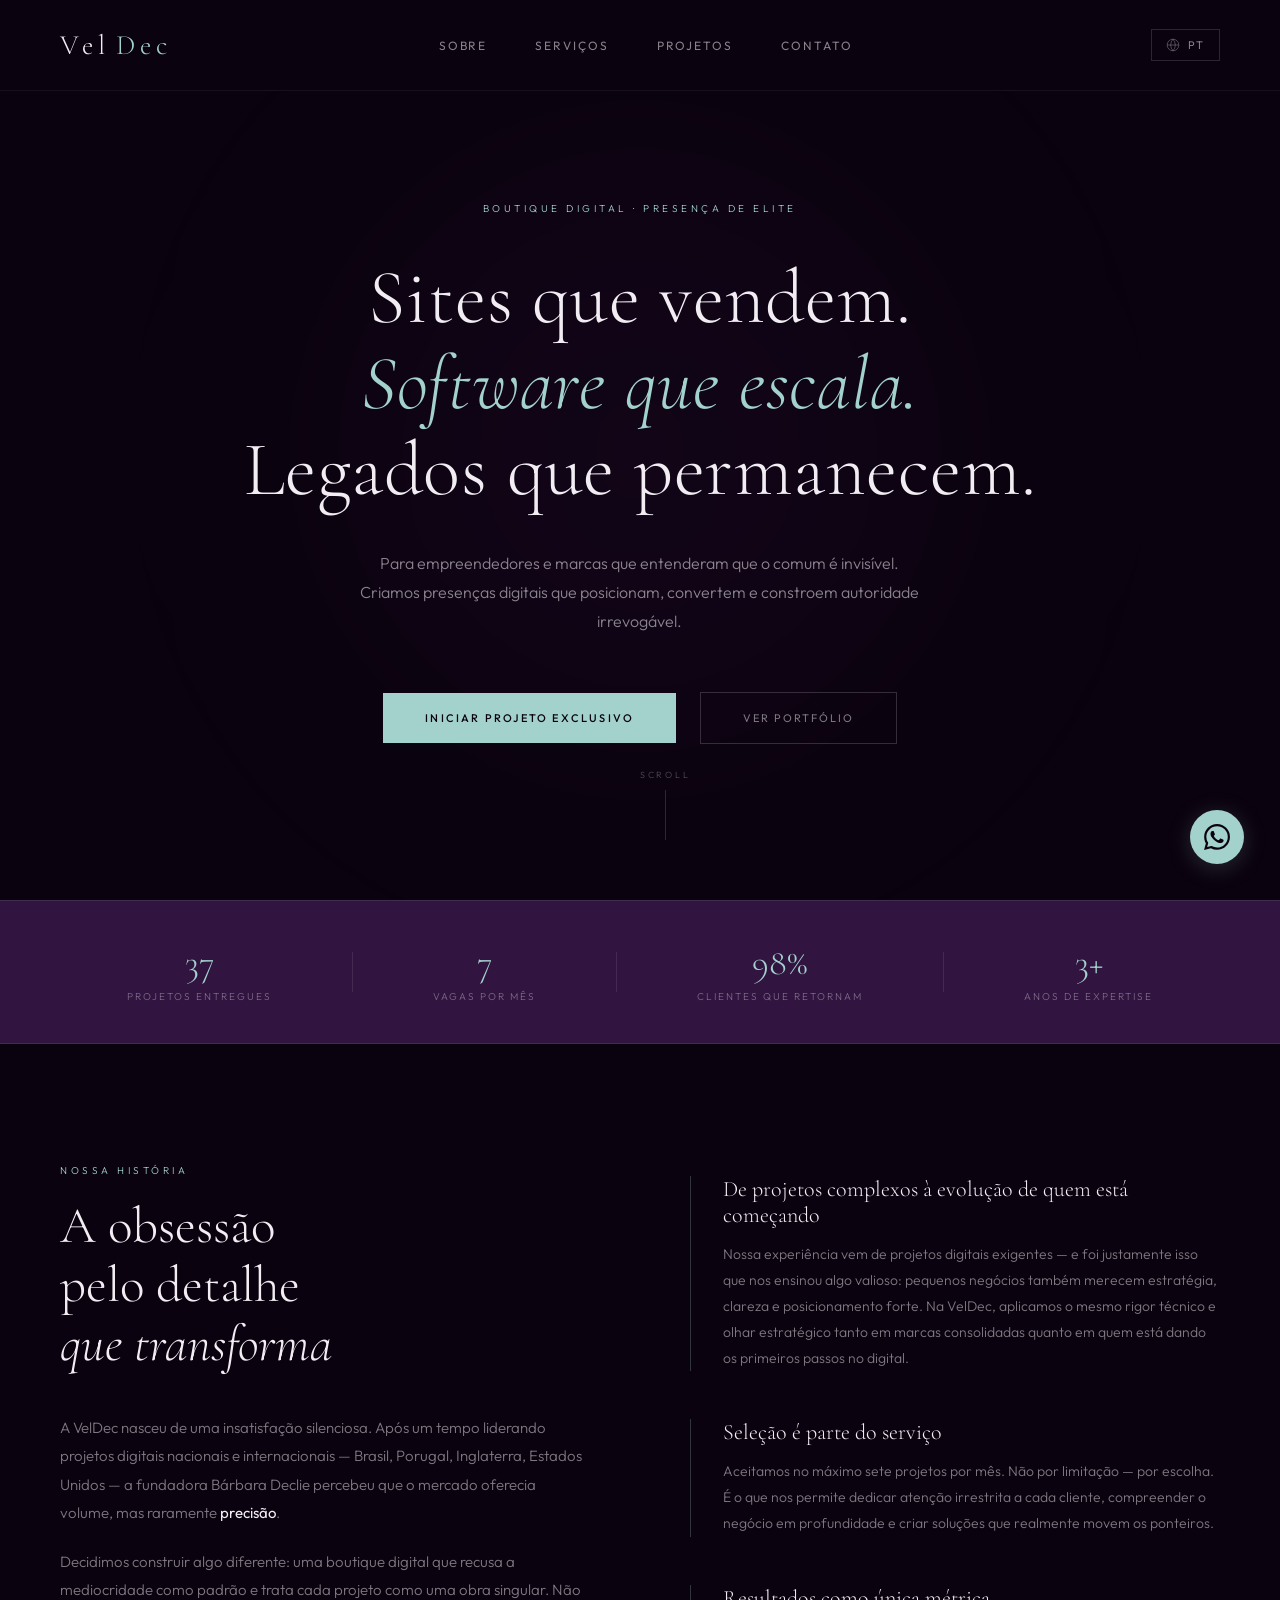
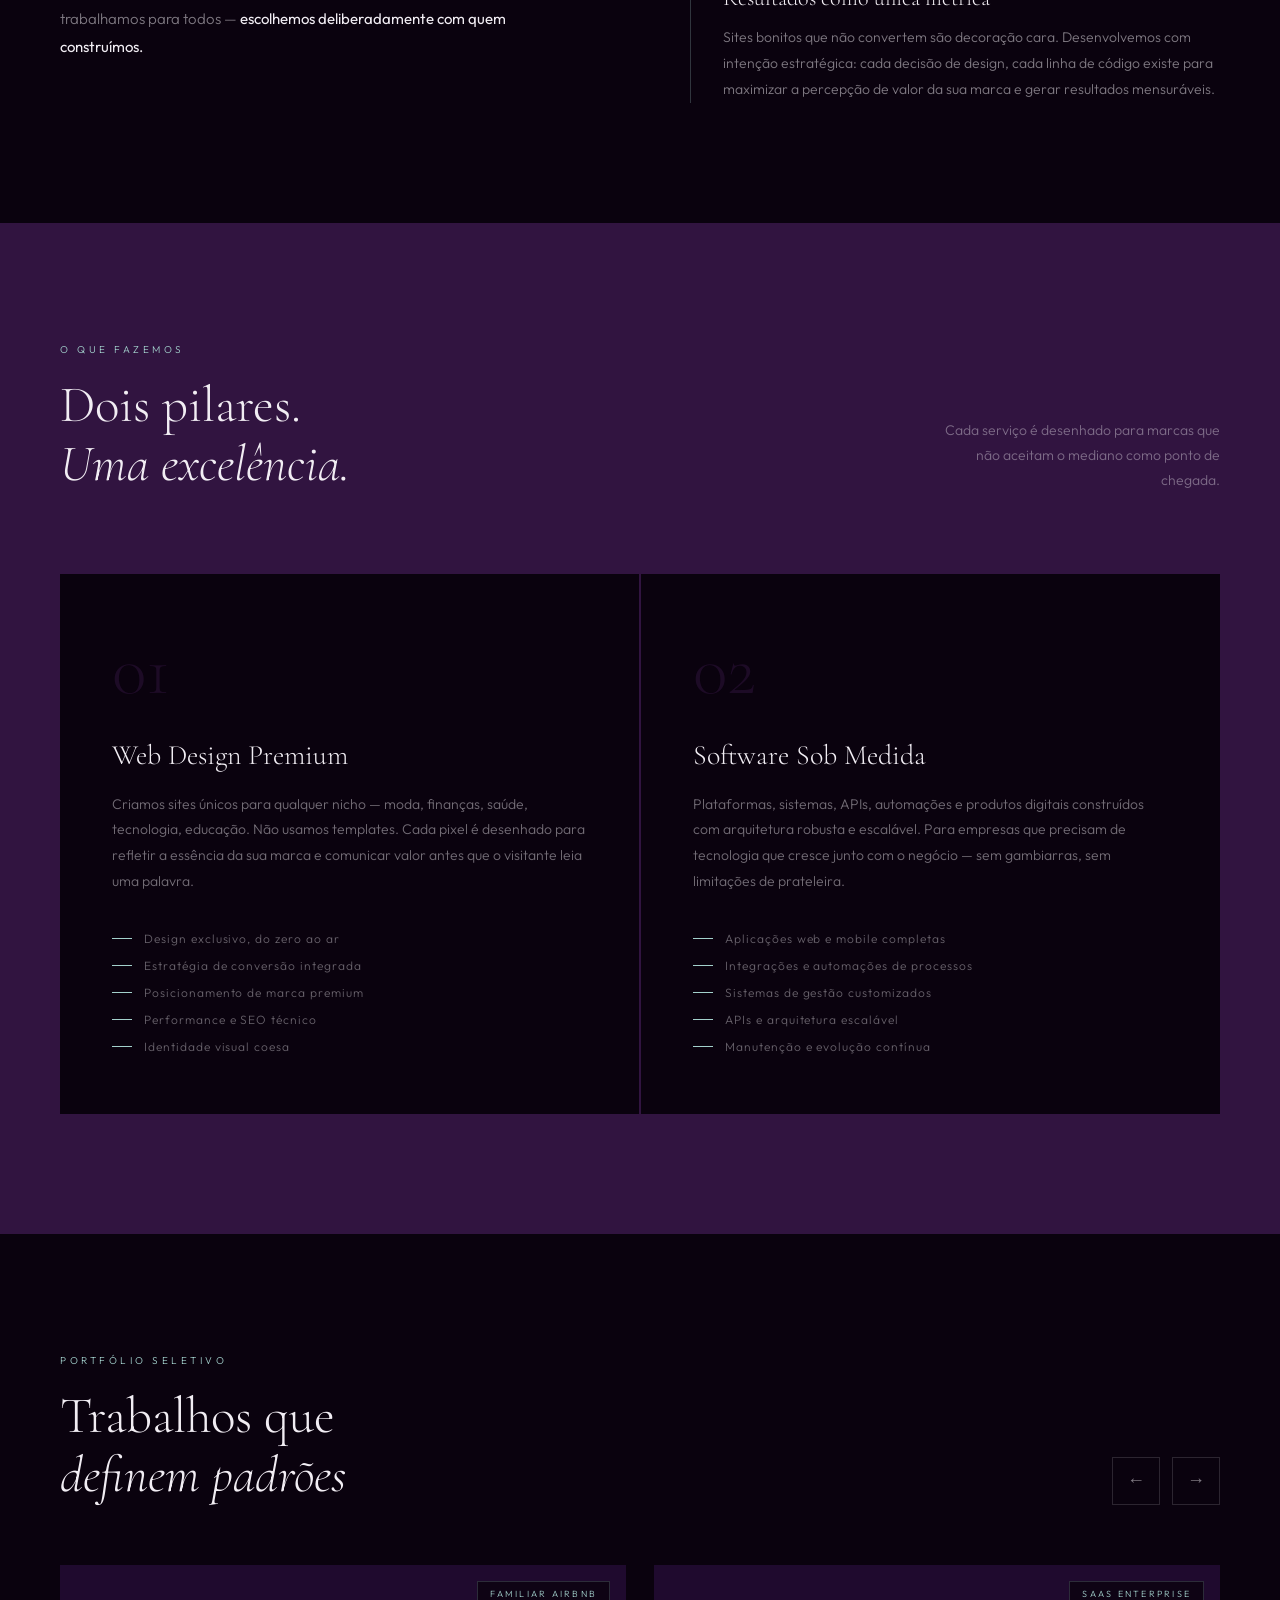
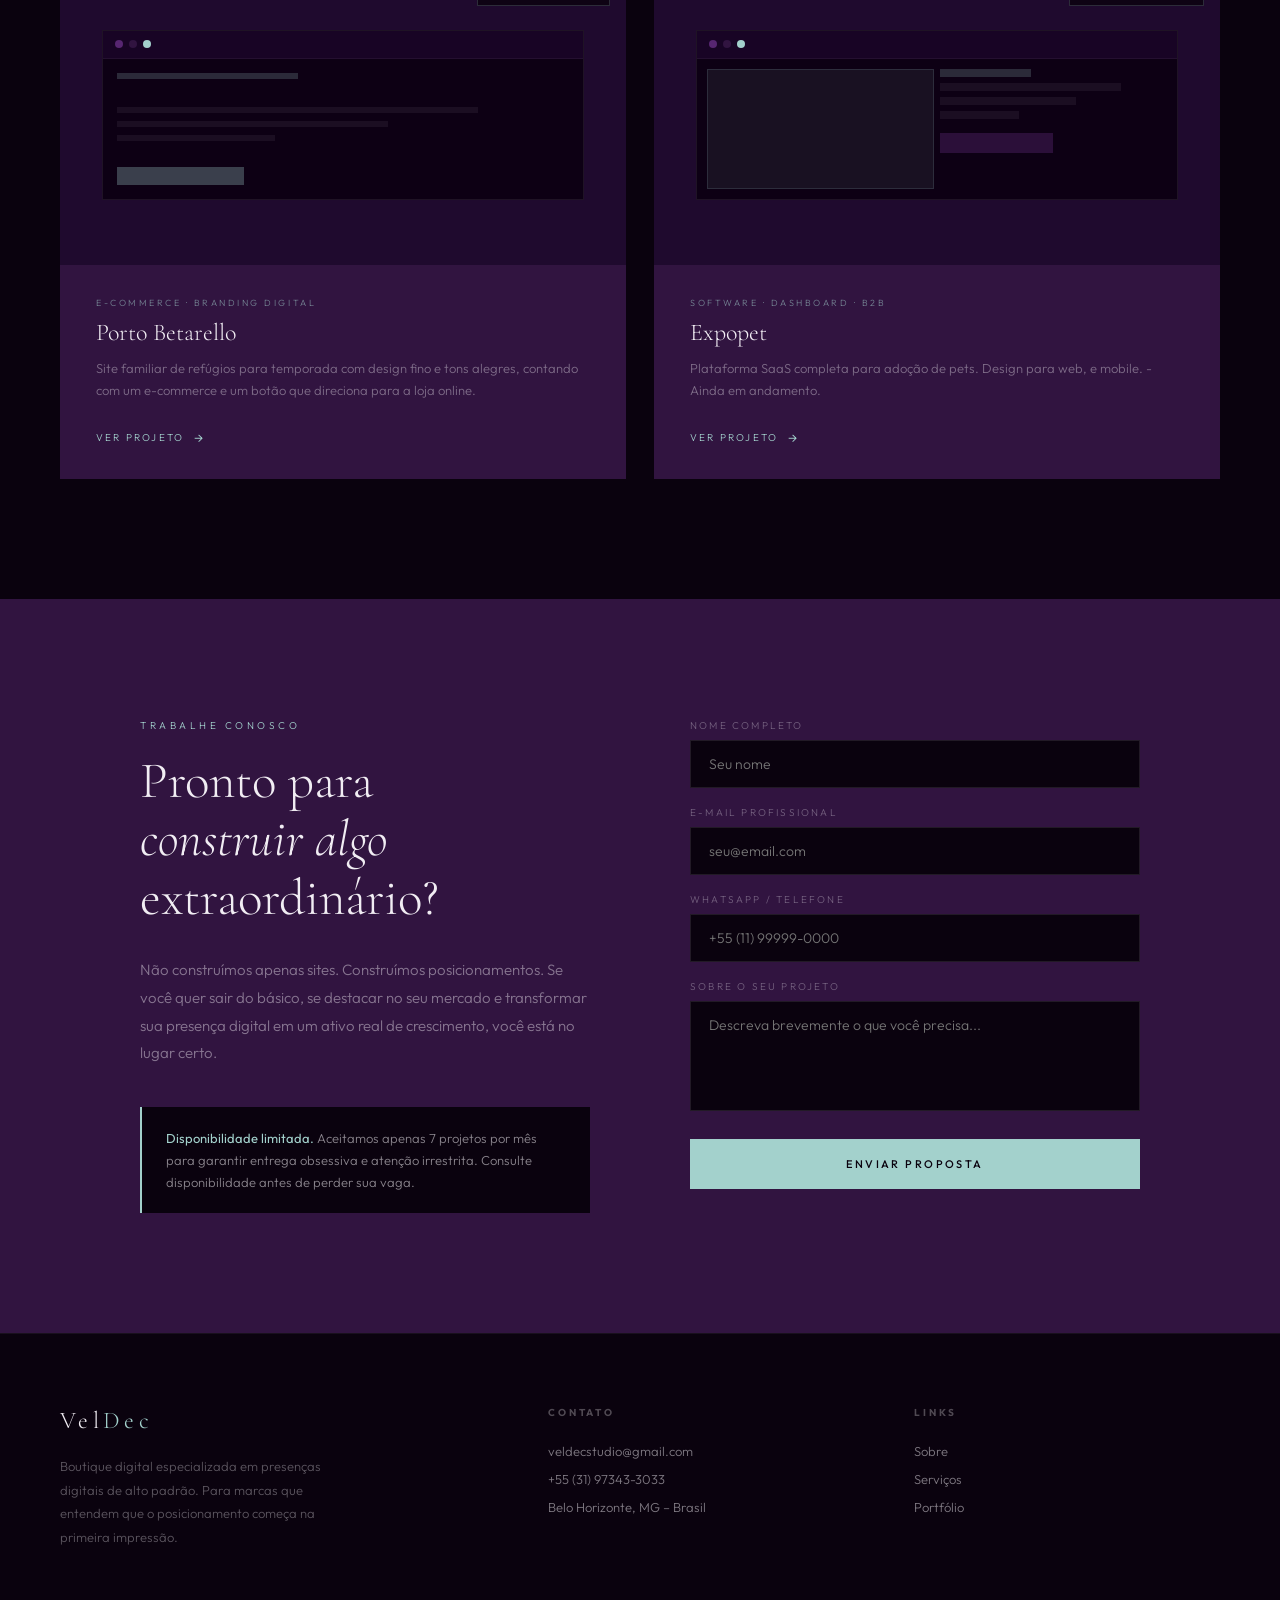
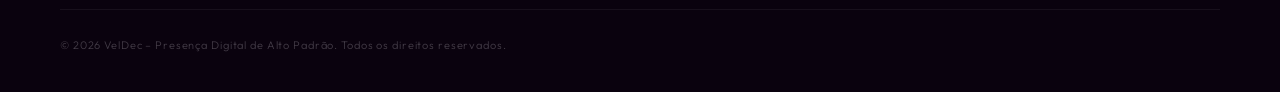
<file: index.html>
<!DOCTYPE html>
<html lang="pt-BR">
<head>
<meta charset="UTF-8">
<meta name="viewport" content="width=device-width, initial-scale=1.0">
<title>VelDec – Presença Digital de Alto Padrão</title>
<link rel="preconnect" href="https://fonts.googleapis.com">
<link rel="preconnect" href="https://fonts.gstatic.com" crossorigin>
<link href="https://fonts.googleapis.com/css2?family=Cormorant+Garamond:ital,wght@0,300;0,400;0,600;1,300;1,400&family=Outfit:wght@300;400;500;600&display=swap" rel="stylesheet">

<link rel="stylesheet" href="style.css">
<link rel="icon" type="image/png" href="Copy of VD - SquareCard (2).png">
</head>
<body>

<!-- HEADER -->
<header id="header">
  <a href="#" class="logo">Vel<span>Dec</span></a>

  <nav>
    <a href="#sobre" data-i18n="nav.about">Sobre</a>
    <a href="#servicos" data-i18n="nav.services">Serviços</a>
    <a href="#projetos" data-i18n="nav.projects">Projetos</a>
    <a href="#contato" data-i18n="nav.contact">Contato</a>
  </nav>

  <div style="display:flex;align-items:center;gap:16px;">
    <div class="lang-selector">
      <button class="lang-btn" id="langBtn" aria-label="Selecionar idioma">
        <svg width="14" height="14" viewBox="0 0 24 24" fill="none" stroke="currentColor" stroke-width="1.5"><circle cx="12" cy="12" r="10"/><path d="M2 12h20M12 2a15.3 15.3 0 0 1 4 10 15.3 15.3 0 0 1-4 10 15.3 15.3 0 0 1-4-10 15.3 15.3 0 0 1 4-10z"/></svg>
        <span id="langCurrent">PT</span>
      </button>
      <div class="lang-dropdown" id="langDropdown">
        <button onclick="setLang('PT','pt-BR')">Português</button>
        <button onclick="setLang('EN','en')">English</button>
        <button onclick="setLang('ES','es')">Español</button>
      </div>
    </div>

    <button class="hamburger" id="hamburger" aria-label="Menu">
      <span></span><span></span><span></span>
    </button>
  </div>
</header>

<!-- MOBILE NAV -->
<div class="mobile-nav" id="mobileNav">
  <button class="close-nav" id="closeNav">✕</button>
  <a href="#sobre" class="mobile-link" data-i18n="nav.about">Sobre</a>
  <a href="#servicos" class="mobile-link" data-i18n="nav.services">Serviços</a>
  <a href="#projetos" class="mobile-link" data-i18n="nav.projects">Projetos</a>
  <a href="#contato" class="mobile-link" data-i18n="nav.contact">Contato</a>
</div>

<!-- HERO -->
<section class="hero" id="hero">
  <div class="hero-bg-accent"></div>
  <div class="hero-content">
    <span class="hero-eyebrow" data-i18n="hero.eyebrow">Boutique Digital · Presença de Elite</span>
    <h1 data-i18n-html="hero.h1">Sites que vendem.<br><em>Software que escala.</em><br>Legados que permanecem.</h1>
    <p class="hero-sub" data-i18n="hero.sub">Para empreendedores e marcas que entenderam que o comum é invisível. Criamos presenças digitais que posicionam, convertem e constroem autoridade irrevogável.</p>
    <div class="hero-actions">
      <a href="#contato" class="btn-primary" data-i18n="hero.cta1">Iniciar Projeto Exclusivo</a>
      <a href="#projetos" class="btn-ghost" data-i18n="hero.cta2">Ver Portfólio</a>
    </div>
  </div>
  <div class="hero-line">
    <span data-i18n="hero.scroll">Scroll</span>
    <div class="scroll-line"></div>
  </div>
</section>

<!-- STATS -->
<div class="stats-bar reveal">
  <div class="stat-item">
    <span class="stat-number">37</span>
    <span class="stat-label" data-i18n="stats.projects">Projetos entregues</span>
  </div>
  <div class="stat-divider"></div>
  <div class="stat-item">
    <span class="stat-number">7</span>
    <span class="stat-label" data-i18n="stats.slots">Vagas por mês</span>
  </div>
  <div class="stat-divider"></div>
  <div class="stat-item">
    <span class="stat-number">98%</span>
    <span class="stat-label" data-i18n="stats.retention">Clientes que retornam</span>
  </div>
  <div class="stat-divider"></div>
  <div class="stat-item">
    <span class="stat-number">3+</span>
    <span class="stat-label" data-i18n="stats.years">Anos de expertise</span>
  </div>
</div>

<!-- SOBRE -->
<section class="about reveal" id="sobre">
  <div class="about-grid">
    <div class="about-left">
      <span class="section-tag" data-i18n="about.tag">Nossa história</span>
      <h2 class="section-title" data-i18n-html="about.title">A obsessão<br>pelo detalhe<br><em>que transforma</em></h2>
      <p data-i18n-html="about.p1">A VelDec nasceu de uma insatisfação silenciosa. Após um tempo liderando projetos digitais nacionais e internacionais — Brasil, Porugal, Inglaterra, Estados Unidos — a fundadora Bárbara Declie percebeu que o mercado oferecia volume, mas raramente <strong>precisão</strong>.</p>
      <p data-i18n-html="about.p2">Decidimos construir algo diferente: uma boutique digital que recusa a mediocridade como padrão e trata cada projeto como uma obra singular. Não trabalhamos para todos — <strong>escolhemos deliberadamente com quem construímos.</strong></p>
    </div>
    <div class="about-right">
      <div class="about-block reveal">
        <h3 data-i18n="about.block1.title">De projetos complexos à evolução de quem está começando</h3>
        <p data-i18n="about.block1.text">Nossa experiência vem de projetos digitais exigentes — e foi justamente isso que nos ensinou algo valioso: pequenos negócios também merecem estratégia, clareza e posicionamento forte. Na VelDec, aplicamos o mesmo rigor técnico e olhar estratégico tanto em marcas consolidadas quanto em quem está dando os primeiros passos no digital.</p>
      </div>
      <div class="about-block reveal">
        <h3 data-i18n="about.block2.title">Seleção é parte do serviço</h3>
        <p data-i18n="about.block2.text">Aceitamos no máximo sete projetos por mês. Não por limitação — por escolha. É o que nos permite dedicar atenção irrestrita a cada cliente, compreender o negócio em profundidade e criar soluções que realmente movem os ponteiros.</p>
      </div>
      <div class="about-block reveal">
        <h3 data-i18n="about.block3.title">Resultados como única métrica</h3>
        <p data-i18n="about.block3.text">Sites bonitos que não convertem são decoração cara. Desenvolvemos com intenção estratégica: cada decisão de design, cada linha de código existe para maximizar a percepção de valor da sua marca e gerar resultados mensuráveis.</p>
      </div>
    </div>
  </div>
</section>

<!-- SERVICES -->
<section class="services reveal" id="servicos">
  <div class="services-inner">
    <div class="services-header">
      <div>
        <span class="section-tag" data-i18n="services.tag">O que fazemos</span>
        <h2 class="section-title" data-i18n-html="services.title">Dois pilares.<br><em>Uma excelência.</em></h2>
      </div>
      <p data-i18n="services.subtitle">Cada serviço é desenhado para marcas que não aceitam o mediano como ponto de chegada.</p>
    </div>
    <div class="services-grid">
      <div class="service-card reveal">
        <span class="service-number">01</span>
        <h3 data-i18n="services.s1.title">Web Design Premium</h3>
        <p data-i18n="services.s1.text">Criamos sites únicos para qualquer nicho — moda, finanças, saúde, tecnologia, educação. Não usamos templates. Cada pixel é desenhado para refletir a essência da sua marca e comunicar valor antes que o visitante leia uma palavra.</p>
        <ul class="service-features">
          <li data-i18n="services.s1.f1">Design exclusivo, do zero ao ar</li>
          <li data-i18n="services.s1.f2">Estratégia de conversão integrada</li>
          <li data-i18n="services.s1.f3">Posicionamento de marca premium</li>
          <li data-i18n="services.s1.f4">Performance e SEO técnico</li>
          <li data-i18n="services.s1.f5">Identidade visual coesa</li>
        </ul>
      </div>
      <div class="service-card reveal">
        <span class="service-number">02</span>
        <h3 data-i18n="services.s2.title">Software Sob Medida</h3>
        <p data-i18n="services.s2.text">Plataformas, sistemas, APIs, automações e produtos digitais construídos com arquitetura robusta e escalável. Para empresas que precisam de tecnologia que cresce junto com o negócio — sem gambiarras, sem limitações de prateleira.</p>
        <ul class="service-features">
          <li data-i18n="services.s2.f1">Aplicações web e mobile completas</li>
          <li data-i18n="services.s2.f2">Integrações e automações de processos</li>
          <li data-i18n="services.s2.f3">Sistemas de gestão customizados</li>
          <li data-i18n="services.s2.f4">APIs e arquitetura escalável</li>
          <li data-i18n="services.s2.f5">Manutenção e evolução contínua</li>
        </ul>
      </div>
    </div>
  </div>
</section>

<!-- PORTFOLIO -->
<section class="portfolio" id="projetos">
  <div class="portfolio-inner">
    <div class="portfolio-header reveal">
      <div>
        <span class="section-tag" data-i18n="portfolio.tag">Portfólio seletivo</span>
        <h2 class="section-title" data-i18n-html="portfolio.title">Trabalhos que<br><em>definem padrões</em></h2>
      </div>
      <div class="carousel-nav">
        <button class="carousel-btn" id="prevBtn" aria-label="Anterior">&#8592;</button>
        <button class="carousel-btn" id="nextBtn" aria-label="Próximo">&#8594;</button>
      </div>
    </div>

    <div class="carousel-track-wrap">
      <div class="carousel-track" id="carouselTrack">

        <!-- Card 1 -->
        <div class="project-card">
          <div class="project-img">
            <div class="project-img-inner">
              <div class="browser-mock">
                <div class="browser-bar">
                  <div class="browser-dot" style="background:#572671;"></div>
                  <div class="browser-dot" style="background:#311440;"></div>
                  <div class="browser-dot" style="background:#A3D1CC;"></div>
                </div>
                <div class="browser-content">
                  <div class="bc-line teal"></div>
                  <div style="height:16px;"></div>
                  <div class="bc-line wide"></div>
                  <div class="bc-line mid"></div>
                  <div class="bc-line short"></div>
                  <div style="height:12px;"></div>
                  <div class="bc-line" style="width:28%;background:rgba(163,209,204,0.3);height:24px;"></div>
                </div>
              </div>
            </div>
            <span class="project-label" data-i18n="portfolio.p1.label">Familiar Airbnb</span>
          </div>
          <div class="project-info">
            <span class="project-tag" data-i18n="portfolio.p1.tag">E-commerce · Branding Digital</span>
            <h3>Porto Betarello</h3>
            <p data-i18n="portfolio.p1.text">Site familiar de refúgios para temporada com design fino e tons alegres, contando com um e-commerce e um botão que direciona para a loja online.</p>
            <a href="https://www.portobetarello.com/" class="project-link" target="_blank" data-i18n="portfolio.viewBtn">Ver Projeto</a>
          </div>
        </div>

        <!-- Card 2 -->
        <div class="project-card">
          <div class="project-img">
            <div class="project-img-inner">
              <div class="browser-mock">
                <div class="browser-bar">
                  <div class="browser-dot" style="background:#572671;"></div>
                  <div class="browser-dot" style="background:#311440;"></div>
                  <div class="browser-dot" style="background:#A3D1CC;"></div>
                </div>
                <div class="browser-content" style="display:grid;grid-template-columns:1fr 1fr;gap:6px;padding:10px;">
                  <div style="background:rgba(163,209,204,0.08);border:1px solid rgba(163,209,204,0.15);height:100%;"></div>
                  <div style="display:flex;flex-direction:column;gap:6px;">
                    <div class="bc-line teal"></div>
                    <div class="bc-line wide"></div>
                    <div class="bc-line mid"></div>
                    <div class="bc-line short"></div>
                    <div class="bc-line" style="width:50%;background:rgba(87,38,113,0.4);height:20px;margin-top:8px;"></div>
                  </div>
                </div>
              </div>
            </div>
            <span class="project-label" data-i18n="portfolio.p2.label">SaaS Enterprise</span>
          </div>
          <div class="project-info">
            <span class="project-tag" data-i18n="portfolio.p2.tag">Software · Dashboard · B2B</span>
            <h3>Expopet</h3>
            <p data-i18n="portfolio.p2.text">Plataforma SaaS completa para adoção de pets. Design para web, e mobile. - Ainda em andamento.</p>
            <a href="https://expopet-proj-uwlg.vercel.app/index.html" class="project-link" target="_blank" data-i18n="portfolio.viewBtn">Ver Projeto</a>
          </div>
        </div>

        <!-- Card 3 -->
        <div class="project-card">
          <div class="project-img">
            <div class="project-img-inner">
              <div class="browser-mock">
                <div class="browser-bar">
                  <div class="browser-dot" style="background:#572671;"></div>
                  <div class="browser-dot" style="background:#311440;"></div>
                  <div class="browser-dot" style="background:#A3D1CC;"></div>
                </div>
                <div class="browser-content">
                  <div style="height:32px;background:rgba(87,38,113,0.2);margin-bottom:12px;display:flex;align-items:center;padding:0 10px;">
                    <div style="width:60%;height:8px;background:rgba(241,237,243,0.1);"></div>
                  </div>
                  <div class="bc-line wide"></div>
                  <div class="bc-line mid"></div>
                  <div class="bc-line short"></div>
                  <div style="display:flex;gap:6px;margin-top:10px;">
                    <div style="flex:1;height:36px;background:rgba(163,209,204,0.15);"></div>
                    <div style="flex:1;height:36px;background:rgba(163,209,204,0.05);"></div>
                  </div>
                </div>
              </div>
            </div>
            <span class="project-label" data-i18n="portfolio.p3.label">SaaS Gateway</span>
          </div>
          <div class="project-info">
            <span class="project-tag" data-i18n="portfolio.p3.tag">Web Design · Software</span>
            <h3>CryptoGate</h3>
            <p data-i18n="portfolio.p3.text">Identidade digital, site e software para gateway de pagamentos e conversor de moedas para cripto. - Ainda em andamento.</p>
            <a href="https://global-coin-bridge.vercel.app/" class="project-link" target="_blank" data-i18n="portfolio.viewBtn">Ver Projeto</a>
          </div>
        </div>

        <!-- Card 4 -->
        <div class="project-card">
          <div class="project-img">
            <div class="project-img-inner">
              <div class="browser-mock">
                <div class="browser-bar">
                  <div class="browser-dot" style="background:#572671;"></div>
                  <div class="browser-dot" style="background:#311440;"></div>
                  <div class="browser-dot" style="background:#A3D1CC;"></div>
                </div>
                <div class="browser-content" style="display:flex;flex-direction:column;gap:6px;">
                  <div style="display:flex;gap:6px;">
                    <div style="width:30%;background:rgba(163,209,204,0.12);height:50px;"></div>
                    <div style="width:30%;background:rgba(163,209,204,0.07);height:50px;"></div>
                    <div style="width:30%;background:rgba(163,209,204,0.12);height:50px;"></div>
                  </div>
                  <div class="bc-line wide" style="margin-top:8px;"></div>
                  <div class="bc-line mid"></div>
                  <div class="bc-line" style="width:28%;background:rgba(163,209,204,0.3);height:22px;margin-top:4px;"></div>
                </div>
              </div>
            </div>
            <span class="project-label" data-i18n="portfolio.p4.label">Advocacia</span>
          </div>
          <div class="project-info">
            <span class="project-tag" data-i18n="portfolio.p4.tag">Web design · Branding Digital</span>
            <h3>Acessoria Pulicarpo</h3>
            <p data-i18n="portfolio.p4.text">Identidade visual, web design e site de apresentação de trabalho com banco de dados de clientes.</p>
            <a href="https://assessoriapulicarpo.com/" class="project-link" target="_blank" data-i18n="portfolio.viewBtn">Ver Projeto</a>
          </div>
        </div>

      </div>
    </div>
  </div>
</section>

<!-- CONTACT -->
<section class="contact reveal" id="contato">
  <div class="contact-inner">
    <div class="contact-left">
      <span class="section-tag" data-i18n="contact.tag">Trabalhe conosco</span>
      <h2 class="section-title" data-i18n-html="contact.title">Pronto para<br><em>construir algo</em><br>extraordinário?</h2>
      <p class="lead" data-i18n="contact.lead">Não construímos apenas sites. Construímos posicionamentos. Se você quer sair do básico, se destacar no seu mercado e transformar sua presença digital em um ativo real de crescimento, você está no lugar certo.</p>
      <div class="urgency-note">
        <strong data-i18n="contact.urgency.strong">Disponibilidade limitada.</strong> <span data-i18n="contact.urgency.text">Aceitamos apenas 7 projetos por mês para garantir entrega obsessiva e atenção irrestrita. Consulte disponibilidade antes de perder sua vaga.</span>
      </div>
    </div>
    <div class="contact-right">
      <form class="contact-form" action="https://formspree.io/f/maqddkjo" method="POST">
        <input type="hidden" name="_next" value="https://veldec.site/thanks.html">
        <div class="form-group">
          <label for="name" data-i18n="contact.form.name">Nome completo</label>
          <input type="text" id="name" name="name" data-i18n-placeholder="contact.form.namePh" placeholder="Seu nome" required>
        </div>
        <div class="form-group">
          <label for="email" data-i18n="contact.form.email">E-mail profissional</label>
          <input type="email" id="email" name="email" data-i18n-placeholder="contact.form.emailPh" placeholder="seu@email.com" required>
        </div>
        <div class="form-group">
          <label for="phone" data-i18n="contact.form.phone">WhatsApp / Telefone</label>
          <input type="tel" id="phone" name="phone" placeholder="+55 (11) 99999-0000">
        </div>
        <div class="form-group">
          <label for="message" data-i18n="contact.form.message">Sobre o seu projeto</label>
          <textarea id="message" name="message" data-i18n-placeholder="contact.form.messagePh" placeholder="Descreva brevemente o que você precisa..." required></textarea>
        </div>
        <button type="submit" class="form-submit" data-i18n="contact.form.submit">Enviar Proposta</button>
      </form>
    </div>
  </div>
</section>

<!-- FOOTER -->
<footer>
  <div class="footer-grid">
    <div class="footer-brand">
      <a href="#" class="logo">Vel<span>Dec</span></a>
      <p data-i18n="footer.brand">Boutique digital especializada em presenças digitais de alto padrão. Para marcas que entendem que o posicionamento começa na primeira impressão.</p>
    </div>
    <div class="footer-col">
      <h4 data-i18n="footer.contactTitle">Contato</h4>
      <ul>
        <li>veldecstudio@gmail.com</li>
        <li>+55 (31) 97343-3033</li>
        <li data-i18n="footer.location">Belo Horizonte, MG – Brasil</li>
      </ul>
    </div>
    <div class="footer-col">
      <h4 data-i18n="footer.linksTitle">Links</h4>
      <ul>
        <li><a href="#sobre" data-i18n="nav.about">Sobre</a></li>
        <li><a href="#servicos" data-i18n="nav.services">Serviços</a></li>
        <li><a href="#projetos" data-i18n="nav.projects">Portfólio</a></li>
      </ul>
    </div>
  </div>
  <div class="footer-bottom">
    <p data-i18n="footer.copy">© 2026 VelDec – Presença Digital de Alto Padrão. Todos os direitos reservados.</p>
  </div>
</footer>

<!-- WHATSAPP FLOAT -->
<a href="https://wa.me/+5531973433033?text=Ol%C3%A1%2C%20VelDec!" target="_blank" class="whatsapp-float" aria-label="WhatsApp">
  <svg width="26" height="26" viewBox="0 0 24 24" fill="#0A020E">
    <path d="M17.472 14.382c-.297-.149-1.758-.867-2.03-.967-.273-.099-.471-.148-.67.15-.197.297-.767.966-.94 1.164-.173.199-.347.223-.644.075-.297-.15-1.255-.463-2.39-1.475-.883-.788-1.48-1.761-1.653-2.059-.173-.297-.018-.458.13-.606.134-.133.298-.347.446-.52.149-.174.198-.298.298-.497.099-.198.05-.371-.025-.52-.075-.149-.669-1.612-.916-2.207-.242-.579-.487-.5-.669-.51-.173-.008-.371-.01-.57-.01-.198 0-.52.074-.792.372-.272.297-1.04 1.016-1.04 2.479 0 1.462 1.065 2.875 1.213 3.074.149.198 2.096 3.2 5.077 4.487.709.306 1.262.489 1.694.625.712.227 1.36.195 1.871.118.571-.085 1.758-.719 2.006-1.413.248-.694.248-1.289.173-1.413-.074-.124-.272-.198-.57-.347m-5.421 7.403h-.004a9.87 9.87 0 01-5.031-1.378l-.361-.214-3.741.982.998-3.648-.235-.374a9.86 9.86 0 01-1.51-5.26c.001-5.45 4.436-9.884 9.888-9.884 2.64 0 5.122 1.03 6.988 2.898a9.825 9.825 0 012.893 6.994c-.003 5.45-4.437 9.884-9.885 9.884m8.413-18.297A11.815 11.815 0 0012.05 0C5.495 0 .16 5.335.157 11.892c0 2.096.547 4.142 1.588 5.945L.057 24l6.305-1.654a11.882 11.882 0 005.683 1.448h.005c6.554 0 11.89-5.335 11.893-11.893a11.821 11.821 0 00-3.48-8.413z"/>
  </svg>
</a>

<script src="script.js"></script>
</body>
</html>
</file>
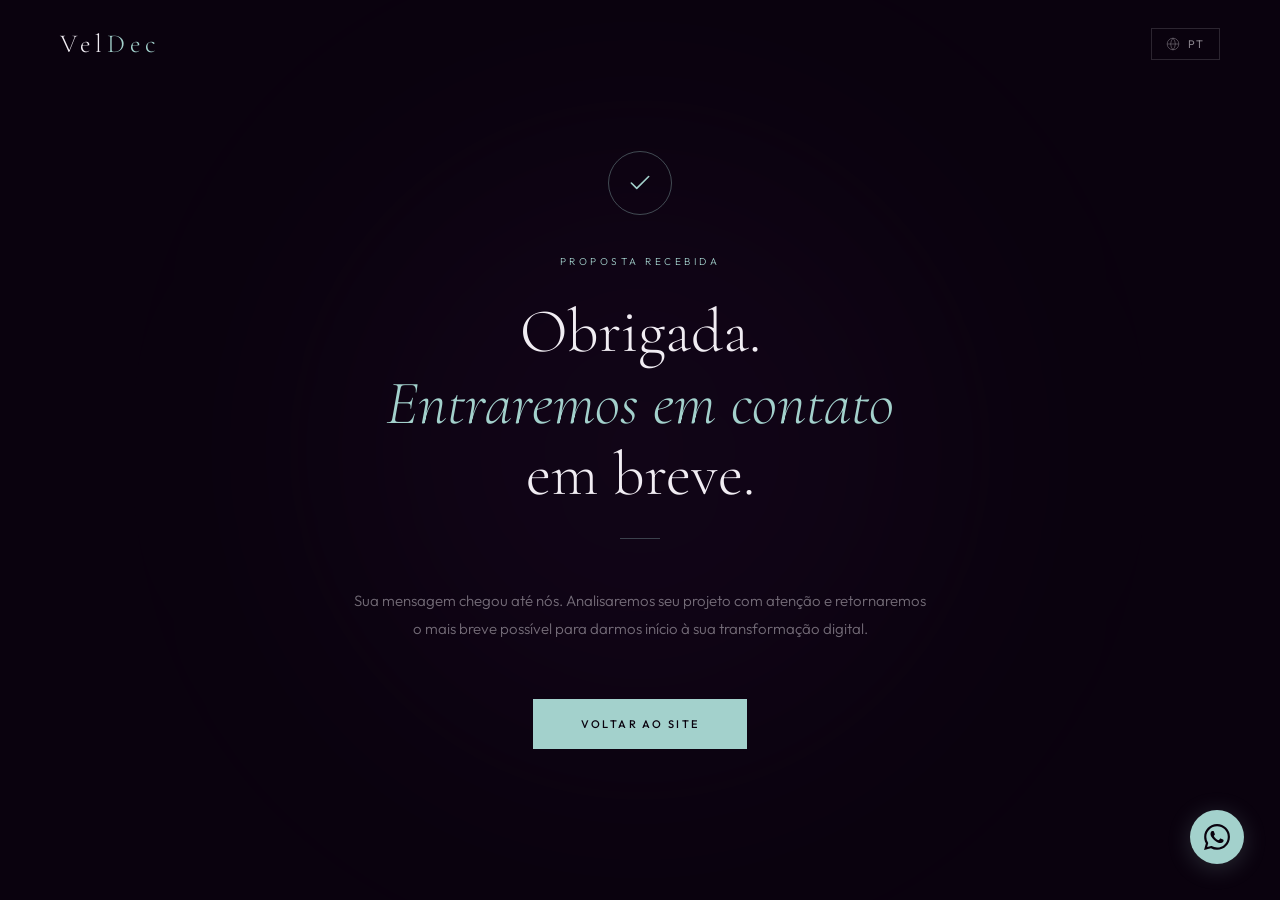
<file: thanks.html>
<!DOCTYPE html>
<html lang="pt-BR">
<head>
<meta charset="UTF-8">
<meta name="viewport" content="width=device-width, initial-scale=1.0">
<title>VelDec – Mensagem Enviada</title>
<link rel="preconnect" href="https://fonts.googleapis.com">
<link rel="preconnect" href="https://fonts.gstatic.com" crossorigin>
<link href="https://fonts.googleapis.com/css2?family=Cormorant+Garamond:ital,wght@0,300;0,400;0,600;1,300;1,400&family=Outfit:wght@300;400;500;600&display=swap" rel="stylesheet">
<link rel="stylesheet" href="style.css">

<style>
  .thankyou-page {
    min-height: 100vh;
    display: flex;
    flex-direction: column;
    align-items: center;
    justify-content: center;
    padding: 60px 30px;
    position: relative;
    overflow: hidden;
    background: var(--bg-primary);
  }

  .thankyou-bg {
    position: absolute;
    top: 50%;
    left: 50%;
    transform: translate(-50%, -50%);
    width: 600px;
    height: 600px;
    background: var(--bg-secondary);
    border-radius: 50%;
    opacity: 0.18;
    filter: blur(120px);
    pointer-events: none;
  }

  .thankyou-content {
    position: relative;
    z-index: 1;
    text-align: center;
    max-width: 580px;
  }

  .thankyou-icon {
    width: 64px;
    height: 64px;
    border: 1px solid rgba(163,209,204,0.35);
    border-radius: 50%;
    display: flex;
    align-items: center;
    justify-content: center;
    margin: 0 auto 40px;
    animation: fadeUp 0.8s 0.1s both;
  }

  .thankyou-icon svg {
    width: 26px;
    height: 26px;
    stroke: var(--accent-teal);
  }

  .thankyou-eyebrow {
    font-size: 10px;
    letter-spacing: 0.35em;
    text-transform: uppercase;
    color: var(--accent-teal);
    display: block;
    margin-bottom: 28px;
    animation: fadeUp 0.8s 0.2s both;
  }

  .thankyou-title {
    font-family: var(--font-serif);
    font-size: clamp(36px, 5vw, 62px);
    font-weight: 300;
    line-height: 1.15;
    color: var(--text-light);
    margin-bottom: 28px;
    animation: fadeUp 0.8s 0.35s both;
  }

  .thankyou-title em {
    font-style: italic;
    color: var(--accent-teal);
  }

  .thankyou-sub {
    font-size: 15px;
    font-weight: 300;
    line-height: 1.85;
    color: rgba(241,237,243,0.45);
    margin-bottom: 56px;
    animation: fadeUp 0.8s 0.5s both;
  }

  .thankyou-divider {
    width: 40px;
    height: 1px;
    background: rgba(163,209,204,0.3);
    margin: 0 auto 48px;
    animation: fadeUp 0.8s 0.55s both;
  }

  .btn-back {
    background: var(--accent-teal);
    color: var(--bg-primary);
    border: none;
    font-family: var(--font-sans);
    font-size: 11px;
    font-weight: 500;
    letter-spacing: 0.22em;
    text-transform: uppercase;
    padding: 18px 48px;
    cursor: pointer;
    text-decoration: none;
    display: inline-block;
    transition: opacity 0.3s;
    animation: fadeUp 0.8s 0.65s both;
  }

  .btn-back:hover { opacity: 0.82; }

  /* LANG SELECTOR (standalone, top right) */
  .page-lang {
    position: fixed;
    top: 28px;
    right: 60px;
    z-index: 100;
  }

  /* LOGO top left */
  .page-logo {
    position: fixed;
    top: 28px;
    left: 60px;
    z-index: 100;
    font-family: var(--font-serif);
    font-size: 26px;
    font-weight: 300;
    letter-spacing: 0.18em;
    color: var(--text-light);
    text-decoration: none;
  }

  .page-logo span { color: var(--accent-teal); }

  @media (max-width: 600px) {
    .page-logo { left: 30px; top: 22px; }
    .page-lang { right: 30px; top: 22px; }
  }
</style>
</head>
<body>

<!-- LOGO -->
<a href="index.html" class="page-logo">Vel<span>Dec</span></a>

<!-- LANG -->
<div class="page-lang">
  <div class="lang-selector">
    <button class="lang-btn" id="langBtn" aria-label="Selecionar idioma">
      <svg width="14" height="14" viewBox="0 0 24 24" fill="none" stroke="currentColor" stroke-width="1.5"><circle cx="12" cy="12" r="10"/><path d="M2 12h20M12 2a15.3 15.3 0 0 1 4 10 15.3 15.3 0 0 1-4 10 15.3 15.3 0 0 1-4-10 15.3 15.3 0 0 1 4-10z"/></svg>
      <span id="langCurrent">PT</span>
    </button>
    <div class="lang-dropdown" id="langDropdown">
      <button onclick="setLang('PT','pt-BR')">Português</button>
      <button onclick="setLang('EN','en')">English</button>
      <button onclick="setLang('ES','es')">Español</button>
    </div>
  </div>
</div>

<!-- THANK YOU PAGE -->
<div class="thankyou-page">
  <div class="thankyou-bg"></div>

  <div class="thankyou-content">

    <div class="thankyou-icon">
      <svg viewBox="0 0 24 24" fill="none" stroke-width="1.5" stroke-linecap="round" stroke-linejoin="round">
        <polyline points="20 6 9 17 4 12"/>
      </svg>
    </div>

    <span class="thankyou-eyebrow" data-i18n="ty.eyebrow">Proposta recebida</span>

    <h1 class="thankyou-title" data-i18n-html="ty.title">Obrigada.<br><em>Entraremos em contato</em><br>em breve.</h1>

    <div class="thankyou-divider"></div>

    <p class="thankyou-sub" data-i18n="ty.sub">Sua mensagem chegou até nós. Analisaremos seu projeto com atenção e retornaremos o mais breve possível para darmos início à sua transformação digital.</p>

    <a href="index.html" class="btn-back" data-i18n="ty.btn">Voltar ao site</a>

  </div>
</div>

<!-- WHATSAPP FLOAT -->
<a href="https://wa.me/+5531973433033?text=Ol%C3%A1%2C%20VelDec!" target="_blank" class="whatsapp-float" aria-label="WhatsApp">
  <svg width="26" height="26" viewBox="0 0 24 24" fill="#0A020E">
    <path d="M17.472 14.382c-.297-.149-1.758-.867-2.03-.967-.273-.099-.471-.148-.67.15-.197.297-.767.966-.94 1.164-.173.199-.347.223-.644.075-.297-.15-1.255-.463-2.39-1.475-.883-.788-1.48-1.761-1.653-2.059-.173-.297-.018-.458.13-.606.134-.133.298-.347.446-.52.149-.174.198-.298.298-.497.099-.198.05-.371-.025-.52-.075-.149-.669-1.612-.916-2.207-.242-.579-.487-.5-.669-.51-.173-.008-.371-.01-.57-.01-.198 0-.52.074-.792.372-.272.297-1.04 1.016-1.04 2.479 0 1.462 1.065 2.875 1.213 3.074.149.198 2.096 3.2 5.077 4.487.709.306 1.262.489 1.694.625.712.227 1.36.195 1.871.118.571-.085 1.758-.719 2.006-1.413.248-.694.248-1.289.173-1.413-.074-.124-.272-.198-.57-.347m-5.421 7.403h-.004a9.87 9.87 0 01-5.031-1.378l-.361-.214-3.741.982.998-3.648-.235-.374a9.86 9.86 0 01-1.51-5.26c.001-5.45 4.436-9.884 9.888-9.884 2.64 0 5.122 1.03 6.988 2.898a9.825 9.825 0 012.893 6.994c-.003 5.45-4.437 9.884-9.885 9.884m8.413-18.297A11.815 11.815 0 0012.05 0C5.495 0 .16 5.335.157 11.892c0 2.096.547 4.142 1.588 5.945L.057 24l6.305-1.654a11.882 11.882 0 005.683 1.448h.005c6.554 0 11.89-5.335 11.893-11.893a11.821 11.821 0 00-3.48-8.413z"/>
  </svg>
</a>

<script>
const translations = {
  'pt-BR': {
    'ty.eyebrow': 'Proposta recebida',
    'ty.title': 'Obrigada.<br><em>Entraremos em contato</em><br>em breve.',
    'ty.sub': 'Sua mensagem chegou até nós. Analisaremos seu projeto com atenção e retornaremos o mais breve possível para darmos início à sua transformação digital.',
    'ty.btn': 'Voltar ao site',
  },
  'en': {
    'ty.eyebrow': 'Proposal received',
    'ty.title': 'Thank you.<br><em>We\'ll be in touch</em><br>shortly.',
    'ty.sub': 'Your message has reached us. We\'ll carefully review your project and get back to you as soon as possible to begin your digital transformation.',
    'ty.btn': 'Back to website',
  },
  'es': {
    'ty.eyebrow': 'Propuesta recibida',
    'ty.title': 'Gracias.<br><em>Nos pondremos en contacto</em><br>pronto.',
    'ty.sub': 'Tu mensaje llegó a nosotros. Analizaremos tu proyecto con atención y te responderemos a la brevedad posible para comenzar tu transformación digital.',
    'ty.btn': 'Volver al sitio',
  }
};

function applyTranslations(locale) {
  const t = translations[locale] || translations['pt-BR'];
  document.querySelectorAll('[data-i18n]').forEach(el => {
    const key = el.getAttribute('data-i18n');
    if (t[key] !== undefined) el.textContent = t[key];
  });
  document.querySelectorAll('[data-i18n-html]').forEach(el => {
    const key = el.getAttribute('data-i18n-html');
    if (t[key] !== undefined) el.innerHTML = t[key];
  });
}

const langBtn = document.getElementById('langBtn');
const langDropdown = document.getElementById('langDropdown');
const langCurrent = document.getElementById('langCurrent');

langBtn.addEventListener('click', (e) => {
  e.stopPropagation();
  langDropdown.classList.toggle('open');
});

document.addEventListener('click', () => langDropdown.classList.remove('open'));

window.setLang = function(code, locale) {
  langCurrent.textContent = code;
  document.documentElement.lang = locale;
  langDropdown.classList.remove('open');
  applyTranslations(locale);
};

// AUT

const saved = JSON.parse(localStorage.getItem('veldec-lang') || 'null');
if (saved) {
  document.getElementById('langCurrent').textContent = saved.code;
  document.documentElement.lang = saved.locale;
  applyTranslations(saved.locale);
}
</script>
</body>
</html>
</file>
<file: style.css>
:root {
    --bg-primary: #0A020E;
    --bg-secondary: #311440;
    --accent-purple: #572671;
    --text-light: #F1EDF3;
    --accent-teal: #A3D1CC;
    --font-serif: 'Cormorant Garamond', Georgia, serif;
    --font-sans: 'Outfit', sans-serif;
  }

  *, *::before, *::after { margin: 0; padding: 0; box-sizing: border-box; }

  html { scroll-behavior: smooth; }

  body {
    background: var(--bg-primary);
    color: var(--text-light);
    font-family: var(--font-sans);
    font-weight: 300;
    overflow-x: hidden;
    cursor: default;
  }

  /* SCROLLBAR */
  ::-webkit-scrollbar { width: 4px; }
  ::-webkit-scrollbar-track { background: var(--bg-primary); }
  ::-webkit-scrollbar-thumb { background: var(--accent-purple); }

  /* ── HEADER ── */
  header {
    position: fixed;
    top: 0; left: 0; right: 0;
    z-index: 100;
    display: flex;
    align-items: center;
    justify-content: space-between;
    padding: 28px 60px;
    background: var(--bg-primary);
    border-bottom: 1px solid rgba(241,237,243,0.06);
    transition: padding 0.4s ease;
  }

  header.scrolled { padding: 18px 60px; }

  .logo {
    font-family: var(--font-serif);
    font-size: 28px;
    font-weight: 300;
    letter-spacing: 0.18em;
    color: var(--text-light);
    text-decoration: none;
    display: flex;
    align-items: center;
    gap: 6px;
  }

  .logo span { color: var(--accent-teal); }

  /* NAV */
  nav {
    display: flex;
    align-items: center;
    gap: 48px;
  }

  nav a {
    font-family: var(--font-sans);
    font-size: 12px;
    font-weight: 400;
    letter-spacing: 0.16em;
    text-transform: uppercase;
    color: rgba(241,237,243,0.55);
    text-decoration: none;
    transition: color 0.3s;
  }

  nav a:hover { color: var(--text-light); }

  /* LANG SELECTOR */
  .lang-selector {
    position: relative;
    margin-left: 32px;
  }

  .lang-btn {
    display: flex;
    align-items: center;
    gap: 8px;
    background: none;
    border: 1px solid rgba(241,237,243,0.15);
    color: rgba(241,237,243,0.55);
    font-family: var(--font-sans);
    font-size: 11px;
    font-weight: 400;
    letter-spacing: 0.14em;
    text-transform: uppercase;
    padding: 8px 14px;
    cursor: pointer;
    transition: border-color 0.3s, color 0.3s;
  }

  .lang-btn:hover { border-color: rgba(241,237,243,0.35); color: var(--text-light); }

  .lang-btn svg { opacity: 0.6; }

  .lang-dropdown {
    position: absolute;
    top: calc(100% + 8px);
    right: 0;
    background: #1a0a22;
    border: 1px solid rgba(241,237,243,0.1);
    min-width: 130px;
    display: none;
    flex-direction: column;
  }

  .lang-dropdown.open { display: flex; }

  .lang-dropdown button {
    background: none;
    border: none;
    color: rgba(241,237,243,0.6);
    font-family: var(--font-sans);
    font-size: 11px;
    letter-spacing: 0.12em;
    text-transform: uppercase;
    padding: 12px 18px;
    text-align: left;
    cursor: pointer;
    transition: background 0.2s, color 0.2s;
  }

  .lang-dropdown button:hover { background: rgba(87,38,113,0.3); color: var(--text-light); }

  /* HAMBURGER */
  .hamburger {
    display: none;
    flex-direction: column;
    gap: 5px;
    background: none;
    border: none;
    cursor: pointer;
    padding: 4px;
  }
  .hamburger span {
    display: block;
    width: 24px;
    height: 1px;
    background: var(--text-light);
    transition: 0.3s;
  }

  /* ── HERO ── */
  .hero {
    min-height: 100vh;
    display: flex;
    align-items: center;
    justify-content: center;
    padding: 140px 60px 100px;
    position: relative;
    background: var(--bg-primary);
    overflow: hidden;
  }

  .hero-bg-accent {
    position: absolute;
    top: 50%;
    left: 50%;
    transform: translate(-50%, -50%);
    width: 600px;
    height: 600px;
    background: var(--bg-secondary);
    border-radius: 50%;
    opacity: 0.18;
    filter: blur(120px);
    pointer-events: none;
  }

  .hero-content {
    max-width: 900px;
    text-align: center;
    position: relative;
    z-index: 1;
  }

  .hero-eyebrow {
    display: inline-block;
    font-size: 10px;
    letter-spacing: 0.35em;
    text-transform: uppercase;
    color: var(--accent-teal);
    margin-bottom: 40px;
    opacity: 0;
    animation: fadeUp 0.9s 0.2s forwards;
  }

  .hero h1 {
    font-family: var(--font-serif);
    font-size: clamp(42px, 6vw, 78px);
    font-weight: 300;
    line-height: 1.12;
    letter-spacing: 0.01em;
    color: var(--text-light);
    margin-bottom: 36px;
    opacity: 0;
    animation: fadeUp 0.9s 0.4s forwards;
  }

  .hero h1 em {
    font-style: italic;
    color: var(--accent-teal);
  }

  .hero-sub {
    font-size: 16px;
    font-weight: 300;
    line-height: 1.8;
    color: rgba(241,237,243,0.55);
    max-width: 580px;
    margin: 0 auto 56px;
    opacity: 0;
    animation: fadeUp 0.9s 0.6s forwards;
  }

  .hero-actions {
    display: flex;
    align-items: center;
    justify-content: center;
    gap: 24px;
    opacity: 0;
    animation: fadeUp 0.9s 0.8s forwards;
  }

  .btn-primary {
    background: var(--accent-teal);
    color: var(--bg-primary);
    border: none;
    font-family: var(--font-sans);
    font-size: 11px;
    font-weight: 500;
    letter-spacing: 0.2em;
    text-transform: uppercase;
    padding: 18px 42px;
    cursor: pointer;
    text-decoration: none;
    display: inline-block;
    transition: opacity 0.3s;
  }

  .btn-primary:hover { opacity: 0.82; }

  .btn-ghost {
    background: none;
    color: rgba(241,237,243,0.5);
    border: 1px solid rgba(241,237,243,0.18);
    font-family: var(--font-sans);
    font-size: 11px;
    font-weight: 400;
    letter-spacing: 0.18em;
    text-transform: uppercase;
    padding: 18px 42px;
    cursor: pointer;
    text-decoration: none;
    display: inline-block;
    transition: border-color 0.3s, color 0.3s;
  }

  .btn-ghost:hover { border-color: rgba(241,237,243,0.45); color: var(--text-light); }

  .hero-line {
    position: absolute;
    bottom: 60px;
    left: 50%;
    transform: translateX(-50%);
    display: flex;
    flex-direction: column;
    align-items: center;
    gap: 10px;
    opacity: 0;
    animation: fadeUp 0.9s 1.2s forwards;
  }

  .hero-line span {
    font-size: 9px;
    letter-spacing: 0.3em;
    text-transform: uppercase;
    color: rgba(241,237,243,0.3);
  }

  .scroll-line {
    width: 1px;
    height: 50px;
    background: rgba(241,237,243,0.15);
    position: relative;
    overflow: hidden;
  }

  .scroll-line::after {
    content: '';
    position: absolute;
    top: -100%;
    left: 0;
    width: 100%;
    height: 100%;
    background: var(--accent-teal);
    animation: scrollDown 1.8s 1.5s infinite;
  }

  /* ── STATS BAR ── */
  .stats-bar {
    background: var(--bg-secondary);
    border-top: 1px solid rgba(163,209,204,0.12);
    border-bottom: 1px solid rgba(163,209,204,0.12);
    padding: 40px 60px;
    display: flex;
    align-items: center;
    justify-content: center;
    gap: 80px;
  }

  .stat-item { text-align: center; }

  .stat-number {
    font-family: var(--font-serif);
    font-size: 36px;
    font-weight: 300;
    color: var(--accent-teal);
    display: block;
  }

  .stat-label {
    font-size: 10px;
    letter-spacing: 0.2em;
    text-transform: uppercase;
    color: rgba(241,237,243,0.4);
    margin-top: 6px;
    display: block;
  }

  .stat-divider {
    width: 1px;
    height: 40px;
    background: rgba(241,237,243,0.1);
  }

  /* ── SECTIONS COMMON ── */
  section { padding: 120px 60px; }

  .section-tag {
    font-size: 10px;
    letter-spacing: 0.35em;
    text-transform: uppercase;
    color: var(--accent-teal);
    margin-bottom: 20px;
    display: block;
  }

  .section-title {
    font-family: var(--font-serif);
    font-size: clamp(34px, 4vw, 56px);
    font-weight: 300;
    line-height: 1.15;
    color: var(--text-light);
  }

  .section-title em { font-style: italic; }

  /* ── SOBRE ── */
  .about { background: var(--bg-primary); }

  .about-grid {
    display: grid;
    grid-template-columns: 1fr 1fr;
    gap: 100px;
    align-items: start;
    max-width: 1200px;
    margin: 0 auto;
  }

  .about-left { position: sticky; top: 120px; }

  .about-left .section-title { margin-bottom: 40px; }

  .about-left p {
    font-size: 15px;
    line-height: 1.9;
    color: rgba(241,237,243,0.5);
    margin-bottom: 20px;
  }

  .about-left p strong { color: var(--text-light); font-weight: 400; }

  .about-right { display: flex; flex-direction: column; gap: 48px; padding-top: 12px; }

  .about-block {
    border-left: 1px solid rgba(163,209,204,0.25);
    padding-left: 32px;
  }

  .about-block h3 {
    font-family: var(--font-serif);
    font-size: 22px;
    font-weight: 300;
    color: var(--text-light);
    margin-bottom: 14px;
  }

  .about-block p {
    font-size: 14px;
    line-height: 1.85;
    color: rgba(241,237,243,0.5);
  }

  /* ── SERVICES ── */
  .services { background: var(--bg-secondary); }

  .services-inner { max-width: 1200px; margin: 0 auto; }

  .services-header {
    display: flex;
    justify-content: space-between;
    align-items: flex-end;
    margin-bottom: 80px;
  }

  .services-header p {
    font-size: 14px;
    color: rgba(241,237,243,0.4);
    max-width: 300px;
    line-height: 1.8;
    text-align: right;
  }

  .services-grid {
    display: grid;
    grid-template-columns: 1fr 1fr;
    gap: 2px;
  }

  .service-card {
    background: var(--bg-primary);
    padding: 60px 52px;
    position: relative;
    overflow: hidden;
    transition: background 0.4s;
  }

  .service-card:hover { background: #120320; }

  .service-number {
    font-family: var(--font-serif);
    font-size: 72px;
    font-weight: 300;
    color: rgba(87,38,113,0.25);
    line-height: 1;
    margin-bottom: 32px;
    display: block;
  }

  .service-card h3 {
    font-family: var(--font-serif);
    font-size: 28px;
    font-weight: 300;
    color: var(--text-light);
    margin-bottom: 20px;
  }

  .service-card p {
    font-size: 14px;
    line-height: 1.85;
    color: rgba(241,237,243,0.45);
    margin-bottom: 36px;
  }

  .service-features {
    list-style: none;
    display: flex;
    flex-direction: column;
    gap: 12px;
  }

  .service-features li {
    font-size: 12px;
    letter-spacing: 0.08em;
    color: rgba(241,237,243,0.4);
    display: flex;
    align-items: center;
    gap: 12px;
  }

  .service-features li::before {
    content: '';
    width: 20px;
    height: 1px;
    background: var(--accent-teal);
    flex-shrink: 0;
  }

  /* ── PORTFOLIO ── */
  .portfolio { background: var(--bg-primary); overflow: hidden; }

  .portfolio-inner { max-width: 1200px; margin: 0 auto; }

  .portfolio-header {
    display: flex;
    justify-content: space-between;
    align-items: flex-end;
    margin-bottom: 60px;
  }

  .carousel-nav {
    display: flex;
    gap: 12px;
  }

  .carousel-btn {
    width: 48px;
    height: 48px;
    background: none;
    border: 1px solid rgba(241,237,243,0.15);
    color: rgba(241,237,243,0.5);
    font-size: 18px;
    cursor: pointer;
    display: flex;
    align-items: center;
    justify-content: center;
    transition: border-color 0.3s, color 0.3s;
  }

  .carousel-btn:hover { border-color: var(--accent-teal); color: var(--accent-teal); }

  .carousel-track-wrap {
    overflow: hidden;
    position: relative;
  }

  .carousel-track {
    display: flex;
    gap: 28px;
    transition: transform 0.6s cubic-bezier(0.25, 0.46, 0.45, 0.94);
  }

  .project-card {
    flex: 0 0 calc(50% - 14px);
    min-width: 0;
    background: var(--bg-secondary);
    position: relative;
    overflow: hidden;
  }

  .project-img {
    width: 100%;
    height: 300px;
    background: #1f0a2e;
    display: flex;
    align-items: center;
    justify-content: center;
    overflow: hidden;
    position: relative;
  }

  .project-img-inner {
    width: 100%;
    height: 100%;
    display: flex;
    flex-direction: column;
    align-items: center;
    justify-content: center;
    gap: 16px;
    position: relative;
  }

  /* Decorative browser mockup in project cards */
  .browser-mock {
    width: 85%;
    background: #0d0014;
    border: 1px solid rgba(241,237,243,0.08);
    padding: 0;
    position: relative;
  }

  .browser-bar {
    background: #180425;
    height: 28px;
    display: flex;
    align-items: center;
    padding: 0 12px;
    gap: 6px;
    border-bottom: 1px solid rgba(241,237,243,0.05);
  }

  .browser-dot {
    width: 8px;
    height: 8px;
    border-radius: 50%;
  }

  .browser-content {
    height: 140px;
    display: flex;
    flex-direction: column;
    padding: 14px;
    gap: 8px;
    overflow: hidden;
  }

  .bc-line {
    height: 8px;
    background: rgba(241,237,243,0.06);
  }

  .bc-line.teal { background: rgba(163,209,204,0.2); width: 40%; }
  .bc-line.wide { width: 80%; }
  .bc-line.mid { width: 60%; }
  .bc-line.short { width: 35%; }

  .project-label {
    position: absolute;
    top: 16px;
    right: 16px;
    font-size: 9px;
    letter-spacing: 0.25em;
    text-transform: uppercase;
    color: var(--accent-teal);
    background: rgba(10,2,14,0.8);
    padding: 6px 12px;
    border: 1px solid rgba(163,209,204,0.2);
  }

  .project-info {
    padding: 32px 36px;
  }

  .project-tag {
    font-size: 9px;
    letter-spacing: 0.28em;
    text-transform: uppercase;
    color: rgba(163,209,204,0.6);
    margin-bottom: 10px;
    display: block;
  }

  .project-info h3 {
    font-family: var(--font-serif);
    font-size: 24px;
    font-weight: 300;
    color: var(--text-light);
    margin-bottom: 10px;
  }

  .project-info p {
    font-size: 13px;
    color: rgba(241,237,243,0.4);
    line-height: 1.7;
    margin-bottom: 24px;
  }

  .project-link {
    font-size: 10px;
    letter-spacing: 0.22em;
    text-transform: uppercase;
    color: var(--accent-teal);
    text-decoration: none;
    display: inline-flex;
    align-items: center;
    gap: 10px;
    transition: gap 0.3s;
  }

  .project-link:hover { gap: 18px; }

  .project-link::after {
    content: '→';
    font-size: 14px;
  }

  /* ── CONTACT ── */
  .contact { background: var(--bg-secondary); }

  .contact-inner {
    max-width: 1000px;
    margin: 0 auto;
    display: grid;
    grid-template-columns: 1fr 1fr;
    gap: 100px;
    align-items: start;
  }

  .contact-left .section-title { margin-bottom: 28px; }

  .contact-left .lead {
    font-size: 15px;
    line-height: 1.85;
    color: rgba(241,237,243,0.45);
    margin-bottom: 40px;
  }

  .urgency-note {
    background: var(--bg-primary);
    border-left: 2px solid var(--accent-teal);
    padding: 20px 24px;
    font-size: 13px;
    color: rgba(241,237,243,0.55);
    line-height: 1.7;
  }

  .urgency-note strong { color: var(--accent-teal); font-weight: 400; }

  .contact-form { display: flex; flex-direction: column; gap: 18px; }

  .form-group { position: relative; }

  .form-group label {
    font-size: 10px;
    letter-spacing: 0.22em;
    text-transform: uppercase;
    color: rgba(241,237,243,0.35);
    display: block;
    margin-bottom: 8px;
  }

  .form-group input,
  .form-group textarea {
    width: 100%;
    background: var(--bg-primary);
    border: 1px solid rgba(241,237,243,0.1);
    color: var(--text-light);
    font-family: var(--font-sans);
    font-size: 14px;
    font-weight: 300;
    padding: 14px 18px;
    outline: none;
    transition: border-color 0.3s;
    resize: none;
  }

  .form-group input:focus,
  .form-group textarea:focus { border-color: var(--accent-teal); }

  .form-group textarea { height: 110px; }

  .form-submit {
    background: var(--accent-teal);
    color: var(--bg-primary);
    border: none;
    font-family: var(--font-sans);
    font-size: 11px;
    font-weight: 500;
    letter-spacing: 0.22em;
    text-transform: uppercase;
    padding: 18px;
    cursor: pointer;
    transition: opacity 0.3s;
    width: 100%;
    margin-top: 6px;
  }

  .form-submit:hover { opacity: 0.82; }

  /* ── FOOTER ── */
  footer {
    background: var(--bg-primary);
    border-top: 1px solid rgba(241,237,243,0.06);
    padding: 72px 60px 40px;
  }

  .footer-grid {
    display: grid;
    grid-template-columns: 1.4fr 1fr 1fr;
    gap: 60px;
    max-width: 1200px;
    margin: 0 auto 60px;
  }

  .footer-brand .logo { font-size: 24px; margin-bottom: 20px; display: inline-block; }

  .footer-brand p {
    font-size: 13px;
    line-height: 1.8;
    color: rgba(241,237,243,0.35);
    max-width: 280px;
  }

  .footer-col h4 {
    font-size: 10px;
    letter-spacing: 0.28em;
    text-transform: uppercase;
    color: rgba(241,237,243,0.3);
    margin-bottom: 24px;
  }

  .footer-col ul { list-style: none; display: flex; flex-direction: column; gap: 12px; }

  .footer-col ul li a,
  .footer-col ul li {
    font-size: 13px;
    color: rgba(241,237,243,0.5);
    text-decoration: none;
    transition: color 0.3s;
  }

  .footer-col ul li a:hover { color: var(--text-light); }

  .footer-bottom {
    max-width: 1200px;
    margin: 0 auto;
    border-top: 1px solid rgba(241,237,243,0.06);
    padding-top: 28px;
    display: flex;
    justify-content: space-between;
    align-items: center;
  }

  .footer-bottom p {
    font-size: 11px;
    color: rgba(241,237,243,0.25);
    letter-spacing: 0.08em;
  }

  .footer-socials { display: flex; gap: 20px; }

  .footer-socials a {
    font-size: 11px;
    letter-spacing: 0.15em;
    text-transform: uppercase;
    color: rgba(241,237,243,0.3);
    text-decoration: none;
    transition: color 0.3s;
  }

  .footer-socials a:hover { color: var(--accent-teal); }

  /* ── WHATSAPP FLOAT ── */
  .whatsapp-float {
    position: fixed;
    bottom: 36px;
    right: 36px;
    z-index: 200;
    width: 54px;
    height: 54px;
    background: var(--accent-teal);
    border-radius: 50%;
    display: flex;
    align-items: center;
    justify-content: center;
    text-decoration: none;
    box-shadow: 0 4px 24px rgba(163,209,204,0.2);
    transition: opacity 0.3s, transform 0.3s;
  }

  .whatsapp-float:hover { opacity: 0.85; transform: scale(1.06); }

  /* ── ANIMATIONS ── */
  @keyframes fadeUp {
    from { opacity: 0; transform: translateY(24px); }
    to   { opacity: 1; transform: translateY(0); }
  }

  @keyframes scrollDown {
    0%   { top: -100%; }
    100% { top: 200%; }
  }

  .reveal {
    opacity: 0;
    transform: translateY(30px);
    transition: opacity 0.7s ease, transform 0.7s ease;
  }

  .reveal.visible {
    opacity: 1;
    transform: translateY(0);
  }

  /* ── MOBILE NAV ── */
  .mobile-nav {
    position: fixed;
    top: 0; left: 0; right: 0; bottom: 0;
    background: var(--bg-primary);
    z-index: 99;
    display: flex;
    flex-direction: column;
    align-items: center;
    justify-content: center;
    gap: 40px;
    transform: translateX(100%);
    transition: transform 0.4s cubic-bezier(0.25,0.46,0.45,0.94);
  }

  .mobile-nav.open { transform: translateX(0); }

  .mobile-nav a {
    font-family: var(--font-serif);
    font-size: 32px;
    font-weight: 300;
    color: var(--text-light);
    text-decoration: none;
    letter-spacing: 0.08em;
  }

  .close-nav {
    position: absolute;
    top: 28px; right: 36px;
    background: none;
    border: none;
    color: var(--text-light);
    font-size: 28px;
    cursor: pointer;
  }

  /* ── RESPONSIVE ── */
  @media (max-width: 900px) {
    header { padding: 22px 30px; }
    header.scrolled { padding: 16px 30px; }

    nav { display: none; }
    .hamburger { display: flex; }

    .hero { padding: 120px 30px 80px; }
    .hero-actions { flex-direction: column; gap: 14px; }
    .btn-primary, .btn-ghost { width: 100%; text-align: center; }

    .hero-line {
  display: none;
}

    .stats-bar { flex-wrap: wrap; gap: 32px 48px; padding: 40px 30px; }
    .stat-divider { display: none; }

    section { padding: 80px 30px; }

    .about-grid { grid-template-columns: 1fr; gap: 60px; }
    .about-left { position: static; }

    .services-header { flex-direction: column; align-items: flex-start; gap: 20px; }
    .services-header p { text-align: left; }
    .services-grid { grid-template-columns: 1fr; }

    .portfolio-header { flex-direction: column; align-items: flex-start; gap: 24px; }
    .project-card { flex: 0 0 85%; }

    .contact-inner { grid-template-columns: 1fr; gap: 60px; }

    .footer-grid { grid-template-columns: 1fr; gap: 40px; }
    .footer-bottom { flex-direction: column; gap: 16px; text-align: center; }

    .whatsapp-float { bottom: 24px; right: 24px; }
  }
</file>
